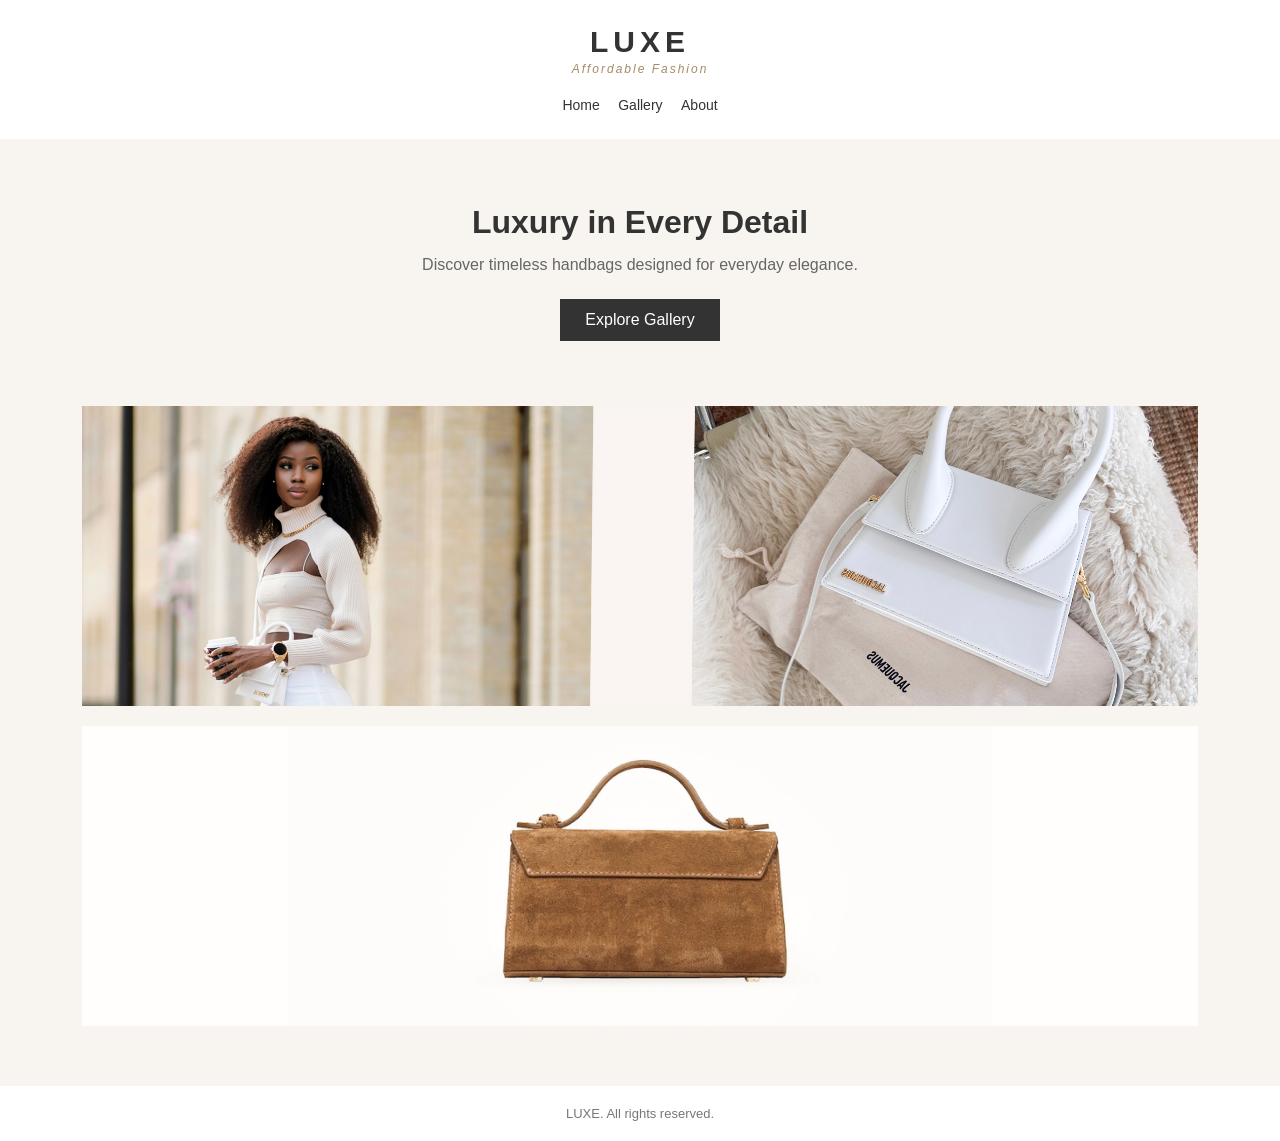
<file: index.html>
<!DOCTYPE html>
<html lang="en">
<head>
    <meta charset="UTF-8">
    <meta name="viewport" content="width=device-width, initial-scale=1.0">
    <title>LUXE | Home</title>
    <link rel="stylesheet" href="css/style.css">
    <script src="js/script.js" defer></script>
</head>
<body>

    <header>
        <div class="brand">
    <h1 class="logo">LUXE</h1>
    <p class="tagline">Affordable Fashion</p>
</div>
        <nav>
            <a href="index.html">Home</a>
            <a href="gallery.html">Gallery</a>
            <a href="about.html">About</a>
        </nav>
    </header>

    <main>
        <section class="welcome">
            <h2>Luxury in Every Detail</h2>
            <p>Discover timeless handbags designed for everyday elegance.</p>
            <a href="gallery.html" class="button">Explore Gallery</a>
        </section>

        <section class="home-images">
            <img src="images/handbag1.jpg" alt="Elegant luxury handbag">
            <img src="images/handbag2.jpg" alt="Classic designer handbag">
        </section>
    </main>

    <footer>
        <p> <span 2026 ></span> LUXE. All rights reserved.</p>
    </footer>

</body>
</html>
</file>
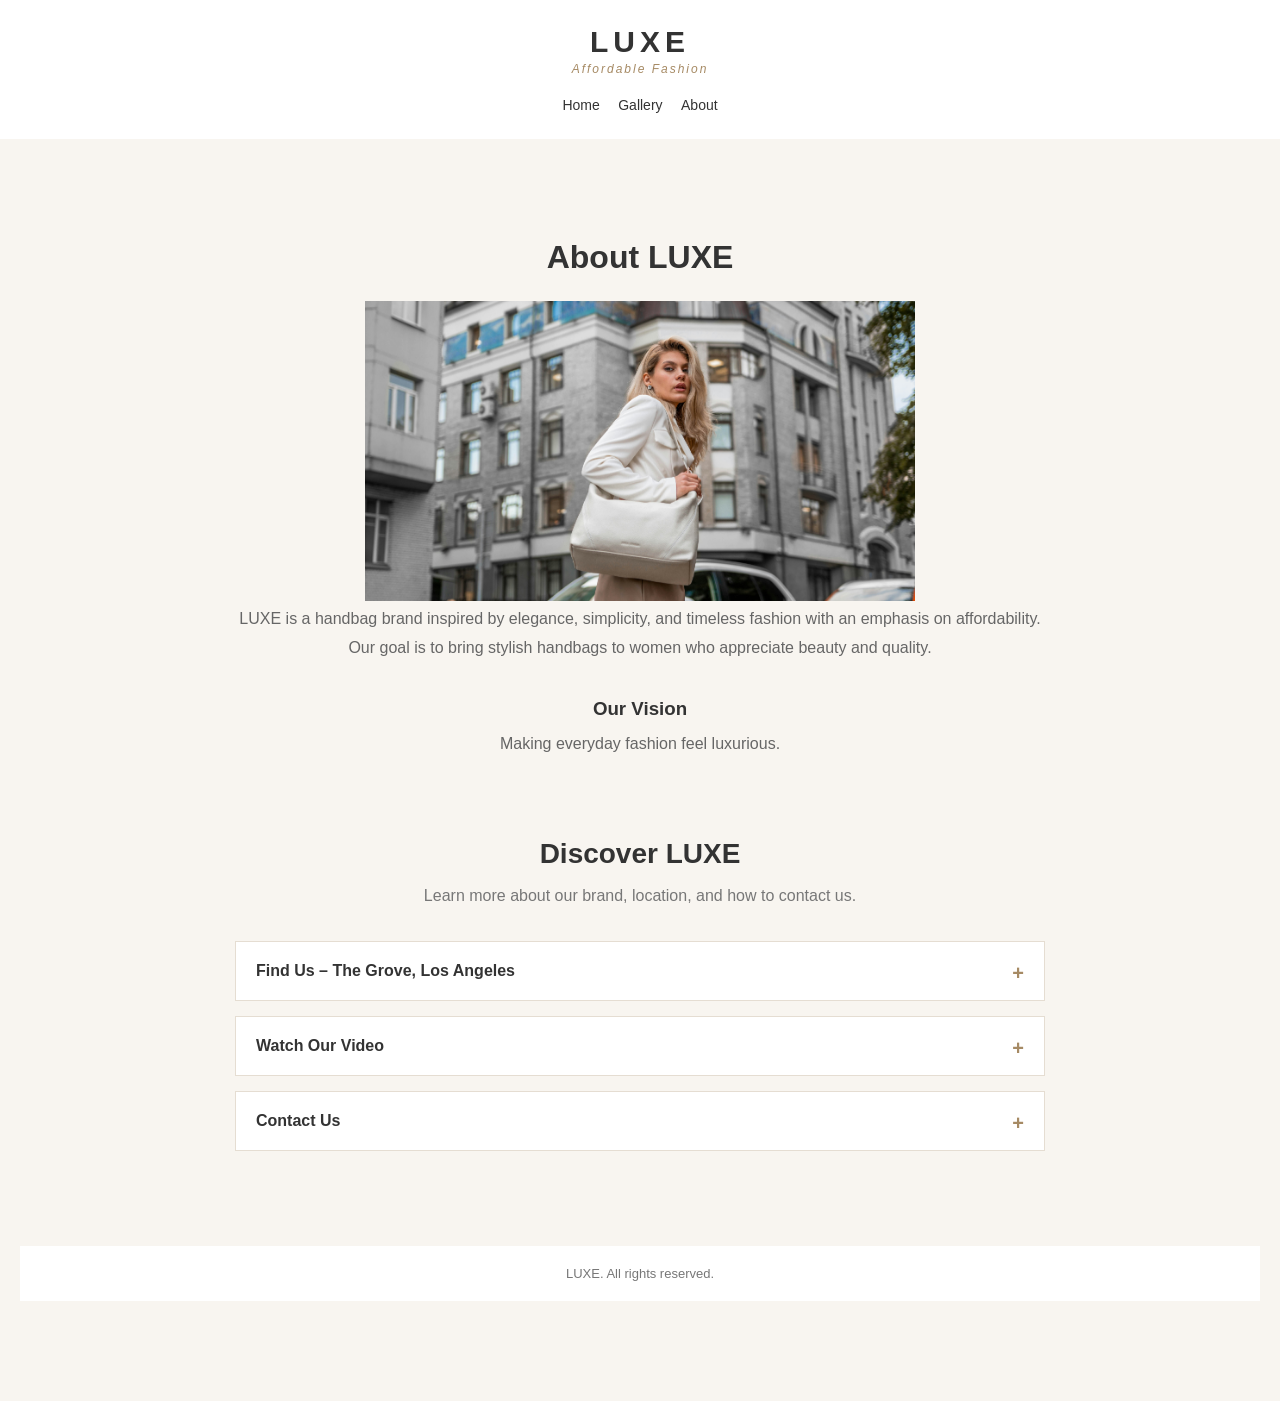
<file: about.html>
<!DOCTYPE html>
<html lang="en">
<head>
    <meta charset="UTF-8">
    <meta name="viewport" content="width=device-width, initial-scale=1.0">
    <title>LUXE | About</title>
    <link rel="stylesheet" href="css/style.css">
    <script src="js/script.js" defer></script>
</head>

<body>

    <header>
        <div class="brand">
    <h1 class="logo">LUXE</h1>
    <p class="tagline">Affordable Fashion</p>
</div>

        <nav>
            <a href="index.html">Home</a>
            <a href="gallery.html">Gallery</a>
            <a href="about.html">About</a>
        </nav>
    </header>

    <main class="simple-page">

        <h2>About LUXE</h2>

        <section class="about-content">

            <img src="images/about.jpg" alt="Luxury handbag fashion">

            <div class="about-text">

                <p>
                    LUXE is a handbag brand inspired by elegance,
                    simplicity, and timeless fashion with an emphasis on affordability.
                </p>

                <p>
                    Our goal is to bring stylish handbags to women
                    who appreciate beauty and quality.
                </p>

                <h3>Our Vision</h3>

                <p>
                    Making everyday fashion feel luxurious.
                </p>

<section class="accordion-section">

    <h2>Discover LUXE</h2>

    <p>Learn more about our brand, location, and how to contact us.</p>


    <details class="accordion-item">
        <summary>Find Us – The Grove, Los Angeles</summary>

        <div class="accordion-content">

            <p>Visit The Grove in Los Angeles, California.</p>

            <iframe
                src="https://maps.google.com/maps?q=The%20Grove%2C%20Los%20Angeles%2C%20CA&z=15&output=embed"
                width="100%"
                height="350"
                style="border:0;"
                loading="lazy"
                allowfullscreen>
            </iframe>

        </div>
    </details>

    <details class="accordion-item">
        <summary>Watch Our Video</summary>

        <div class="accordion-content">

            <p>The latest Luxe AD.</p>

            <iframe
                width="100%"
                height="315"
                src="https://www.youtube.com/embed/XbzMktvGhqg"
                title="LUXE Brand Video"
                frameborder="0"
                allowfullscreen>
            </iframe>

        </div>
    </details>


    <details class="accordion-item">
        <summary>Contact Us</summary>

        <div class="accordion-content">

            <h3>We'd Love to Hear From You!</h3>

            <p>
                Have questions about our handbags or collection?
                Get in touch with us.
            </p>

            <p>
                Email:
                <a href="mailto:youremail@example.com">
                    youremail@example.com
                </a>
            </p>

            <p>Thank you for choosing LUXE!</p>

        </div>
    </details>

</section>



 <footer>
      LUXE. All rights reserved.</p>
    </footer>
</file>
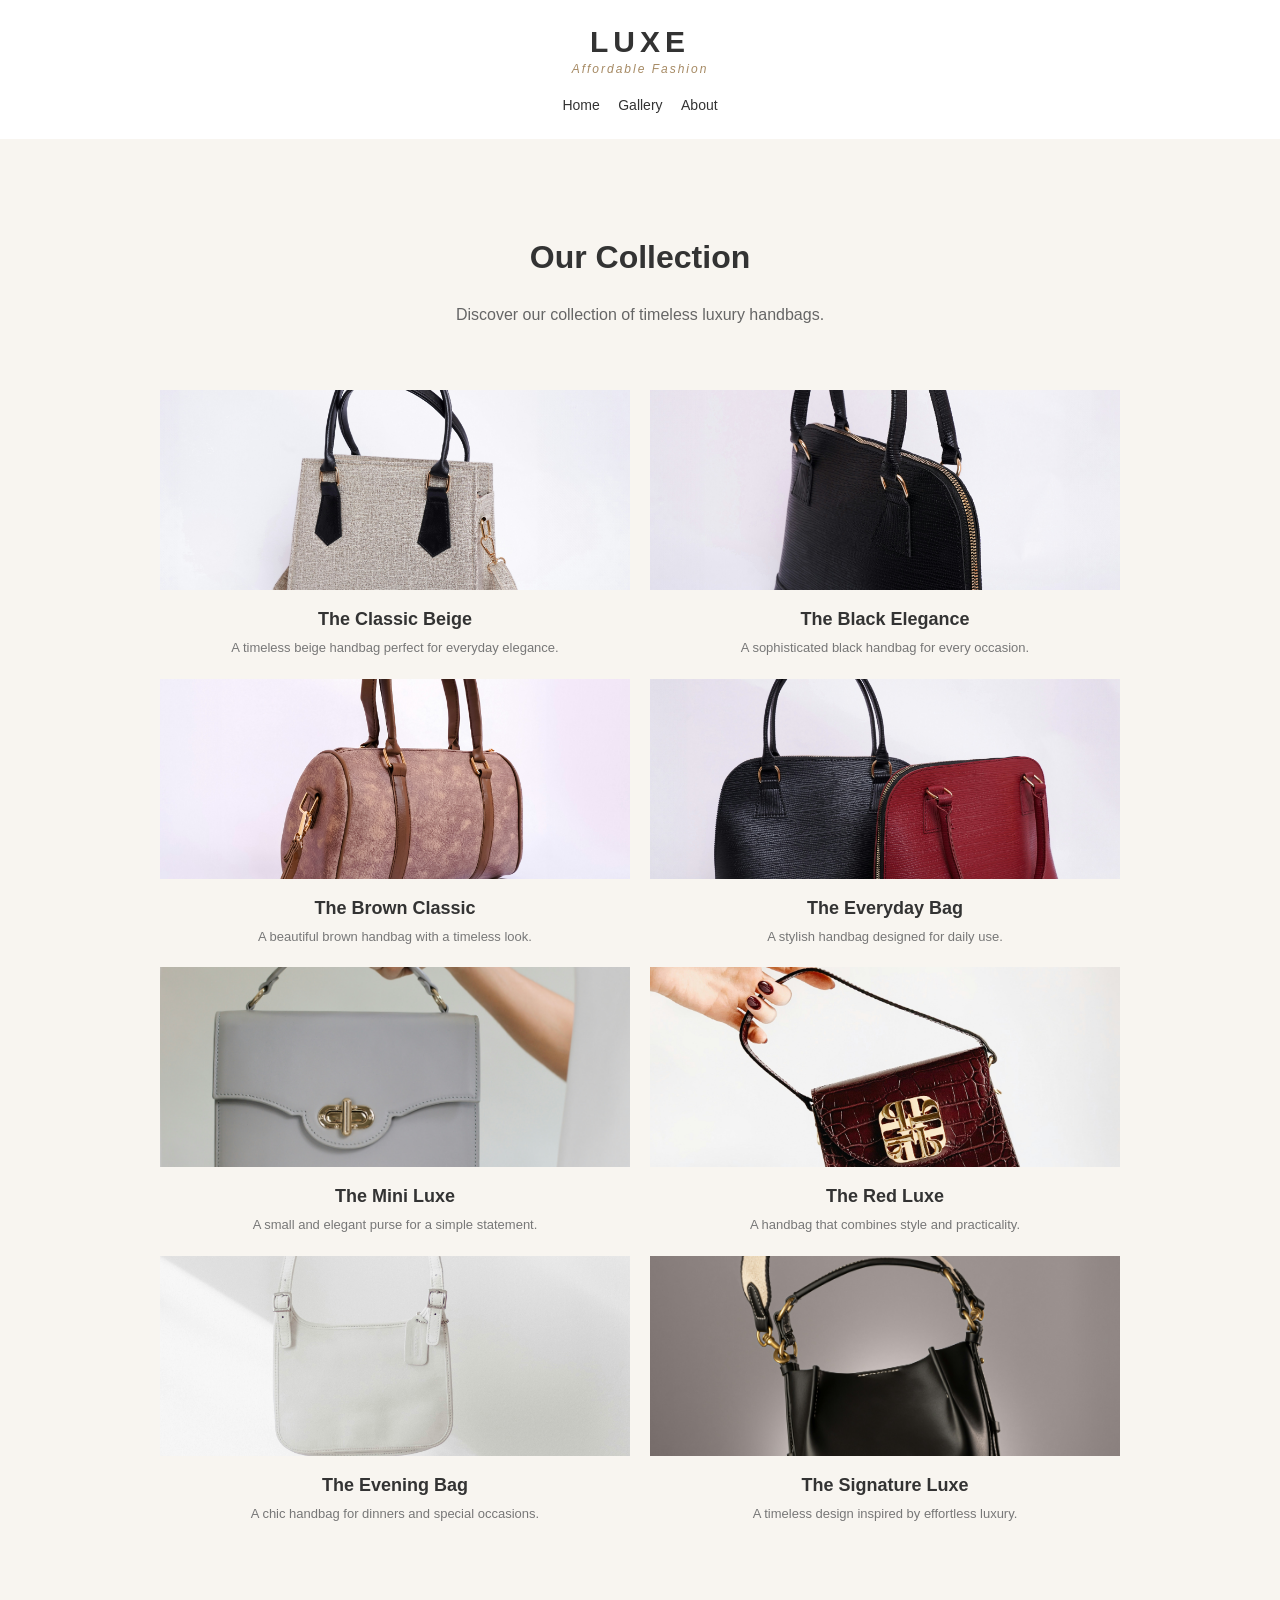
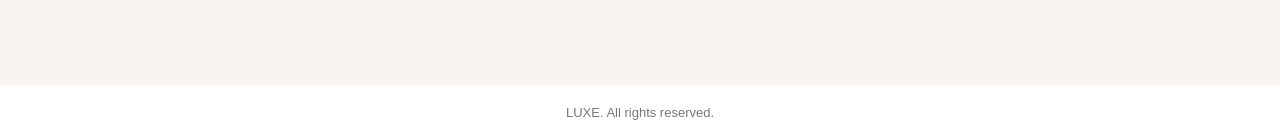
<file: gallery.html>
<!DOCTYPE html>
<html lang="en">
<head>
    <meta charset="UTF-8">
    <meta name="viewport" content="width=device-width, initial-scale=1.0">
    <title>LUXE | Collection</title>
    <link rel="stylesheet" href="css/style.css">
    <script src="js/script.js" defer></script>
</head>

<body>

    <header>
       <div class="brand">
    <h1 class="logo">LUXE</h1>
    <p class="tagline">Affordable Fashion</p>
</div>

        <nav>
            <a href="index.html">Home</a>
            <a href="gallery.html">Gallery</a>
            <a href="about.html">About</a>
        </nav>
    </header>

    <main class="simple-page">

        <h2>Our Collection</h2>

        <p>Discover our collection of timeless luxury handbags.</p>

        <section class="collection-images">

            <div class="bag">
                <img src="images/handbag3.jpg" alt="handbag">
                <h3>The Classic Beige</h3>
                <p>A timeless beige handbag perfect for everyday elegance.</p>
            </div>

            <div class="bag">
                <img src="images/handbag4.jpg" alt=" handbag">
                <h3>The Black Elegance</h3>
                <p>A sophisticated black handbag for every occasion.</p>
            </div>

            <div class="bag">
                <img src="images/handbag5.jpg" alt=" handbag">
                <h3>The Brown Classic</h3>
                <p>A beautiful brown handbag with a timeless look.</p>
            </div>


            <div class="bag">
                <img src="images/handbag6.jpg" alt="handbag">
                <h3>The Everyday Bag</h3>
                <p>A stylish handbag designed for daily use.</p>
            </div>

            <div class="bag">
                <img src="images/handbag7.jpg" alt="handbag">
                <h3>The Mini Luxe</h3>
                <p>A small and elegant purse for a simple statement.</p>
            </div>

            <div class="bag">
                <img src="images/handbag8.jpg" alt="handbag">
                <h3>The Red Luxe</h3>
                <p>A handbag that combines style and practicality.</p>
            </div>

            <div class="bag">
                <img src="images/handbag9.jpg" alt="handbag">
                <h3>The Evening Bag</h3>
                <p>A chic handbag for dinners and special occasions.</p>
            </div>

            <div class="bag">
                <img src="images/handbag10.jpg" alt="handbag">
                <h3>The Signature Luxe</h3>
                <p>A timeless design inspired by effortless luxury.</p>
            </div>

        </section>

    </main>

    <footer>
       LUXE. All rights reserved.</p>
    </footer>
</file>
<file: css/style.css>
* {
    margin: 0;
    padding: 0;
    box-sizing: border-box;
}

body {
    font-family: Helvetica Arial, sans-serif;
    background-color: #f8f5f0;
    color: #333;
}

header {
    background-color: white;
    padding: 25px;
    display: flex;
    justify-content: space-between;
    align-items: center;
}

.logo {
    font-size: 30px;
    letter-spacing: 5px;
}

nav a {
    text-decoration: none;
    color: #333;
    margin-left: 20px;
    font-size: 14px;
}

nav a:hover {
    color: #a68a64;
}


.welcome {
    text-align: center;
    padding: 65px 20px 35px;
}

.welcome h2 {
    font-size: 32px;
    margin-bottom: 15px;
}

.welcome p {
    margin-bottom: 25px;
    color: #666;
}

.button {
    background-color: #333;
    color: white;
    padding: 12px 25px;
    text-decoration: none;
    display: inline-block;
}

.button:hover {
    background-color: #a68a64;
}



.home-images {
    display: flex;
    flex-direction: row;
    justify-content: center;
    align-items: center;
    gap: 20px;
    width: 100%;
    padding: 30px 20px 60px;
}

.home-images img {
    width: 45%;
    height: 400px;
    object-fit: cover;
}

.simple-page {
    text-align: center;
    padding: 100px 20px;
    min-height: 450px;
}

.simple-page h2 {
    font-size: 32px;
    margin-bottom: 25px;
}

.simple-page h3 {
    margin-top: 35px;
    margin-bottom: 10px;
}

.simple-page p {
    color: #666;
    line-height: 1.8;
}


footer {
    text-align: center;
    background-color: white;
    padding: 20px;
    font-size: 13px;
    color: #777;
}



    header {
        flex-direction: column;
        gap: 20px;
    }

    nav a {
        margin: 0 7px;
    }

    .home-images {
        flex-direction: column;
        align-items: center;
    }

    .home-images img {
        width: 90%;
        height: 300px;
    }

.collection-images {
    display: grid;
    grid-template-columns: repeat(3, 1fr);
    gap: 35px 25px;
    max-width: 1000px;
    margin: 40px auto;
    padding: 20px;
}

.bag {
    text-align: center;
}

.bag img {
    width: 100%;
    height: 300px;
    object-fit: cover;
}

.bag h3 {
    margin-top: 15px;
    margin-bottom: 8px;
    font-size: 18px;
}

.bag p {
    color: #777;
    font-size: 13px;
    line-height: 1.6;
}


 
    .collection-images {
        grid-template-columns: repeat(2, 1fr);
        gap: 20px;
    }

    .bag img {
        height: 200px;
    }
.brand {
    display: flex;
    flex-direction: column;
    align-items: center;
}

.logo {
    font-size: 30px;
    letter-spacing: 5px;
    margin: 0;
}

.tagline {
    font-size: 12px;
    font-style: italic;
    letter-spacing: 2px;
    color: #a68a64;
    margin-top: 3px;
}
.about-content img {
    width: 550px;
    height: 300px;
    object-fit: cover;}
    .location-section {
    text-align: center;
    padding: 50px 20px;
}

.location-section h2 {
    font-size: 28px;
    margin-bottom: 15px;
}

.location-section p {
    color: #777;
    margin-bottom: 25px;
}

.map-container {
    max-width: 850px;
    margin: 0 auto;
}

.map-container iframe {
    width: 100%;
    height: 350px;
    border: 0;
}

.accordion-section {
    max-width: 850px;
    margin: 50px auto;
    padding: 30px 20px;
    text-align: center;
}

.accordion-section h2 {
    font-size: 28px;
    margin-bottom: 12px;
}

.accordion-section > p {
    color: #777;
    margin-bottom: 30px;
}

.accordion-item {
    background-color: white;
    border: 1px solid #e5ddd2;
    margin-bottom: 15px;
    text-align: left;
}


.accordion-item summary {
    padding: 20px;
    cursor: pointer;
    font-size: 16px;
    font-weight: bold;
    color: #333;
    list-style: none;
}

.accordion-item summary::after {
    content: "+";
    float: right;
    color: #a68a64;
    font-size: 20px;
}

.accordion-item[open] summary::after {
    content: "−";
}

.accordion-item summary:hover {
    color: #a68a64;
}

.accordion-content {
    padding: 20px;
    border-top: 1px solid #eee;
}

.accordion-content p {
    color: #666;
    line-height: 1.8;
    margin-bottom: 15px;
}

.accordion-content iframe {
    width: 100%;
    border: none;
}

.accordion-content a {
    color: #a68a64;
    text-decoration: none;
}

.accordion-content h3 {
    margin-bottom: 15px;
}


@media (max-width: 600px) {
    .accordion-section {
        padding: 20px 12px;
    }

    .accordion-content iframe {
        height: 250px;
    }
}
.photo-gallery {
  display: grid;
  grid-template-columns: repeat(4, 1fr);
  gap: 20px;
}

clickable-photo {
  width: 100%;
  border-radius: 12px;
  cursor: pointer;
  transition: all 0.3s ease;
}

clickable-photo:hover {
  box-shadow:
    0 0 10px #000000,
    0 0 20px #030303,
    0 0 35px #000000;
  transform: scale(1.04);
}
</file>
